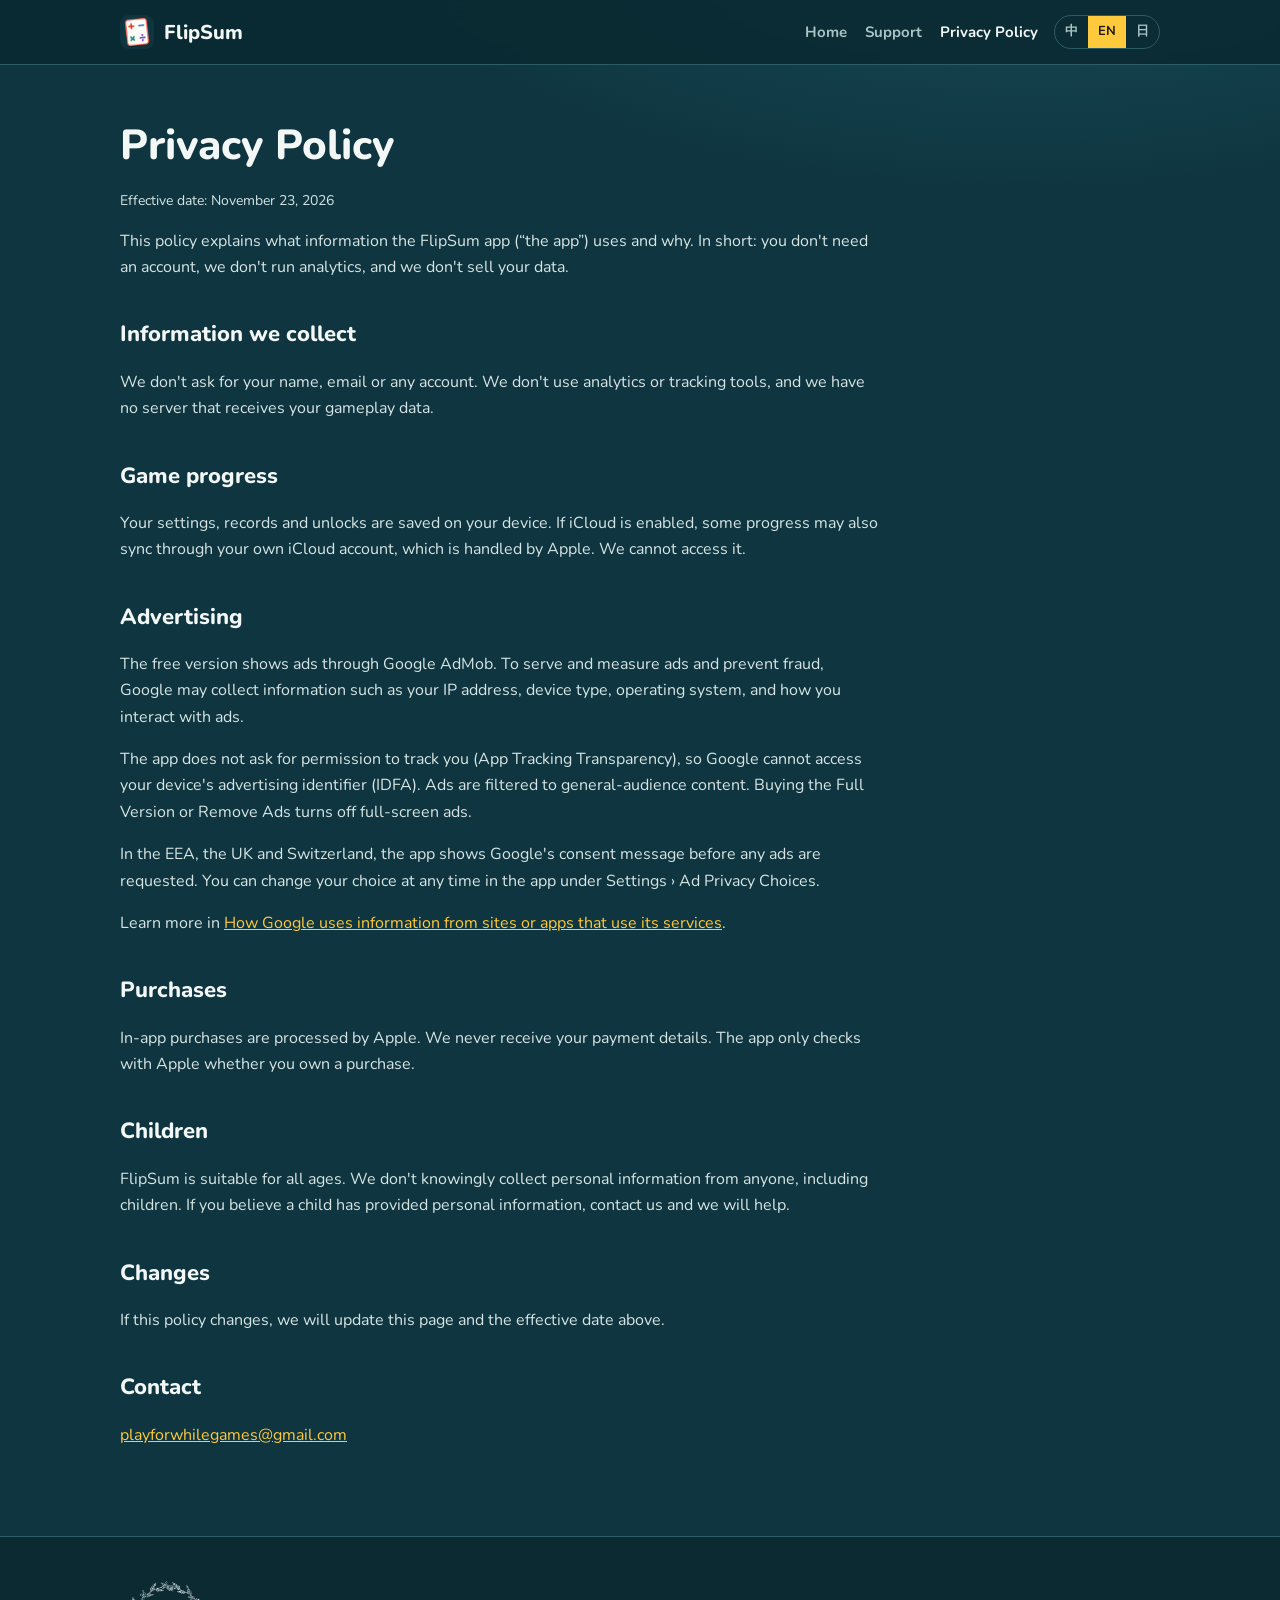
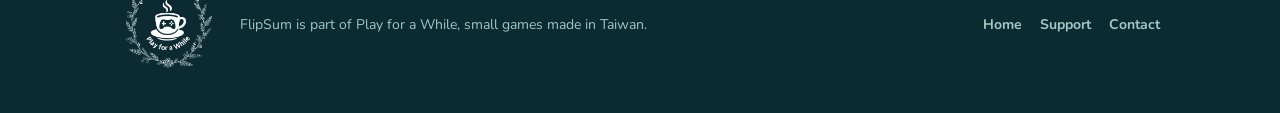
<file: privacy.html>
<!DOCTYPE html>
<html lang="en">
<head>
  <meta charset="UTF-8" />
  <meta name="viewport" content="width=device-width, initial-scale=1.0" />
  <title data-i="privacy.title">Privacy Policy · FlipSum</title>
  <link rel="icon" type="image/png" href="img/favicon.png" />
  <link rel="preconnect" href="https://fonts.googleapis.com" />
  <link rel="preconnect" href="https://fonts.gstatic.com" crossorigin />
  <link href="https://fonts.googleapis.com/css2?family=Nunito:wght@600;700;800&display=swap" rel="stylesheet" />
  <link rel="stylesheet" href="styles.css" />
</head>
<body>
  <header class="site-header">
    <div class="container header-inner">
      <a class="brand" href="index.html"><img src="img/icon-180.png" alt="" />FlipSum</a>
      <nav class="nav">
        <a href="index.html" data-i="nav.home">Home</a>
        <a href="support.html" data-i="nav.support">Support</a>
        <a href="privacy.html" aria-current="page" data-i="nav.privacy">Privacy Policy</a>
      </nav>
      <div class="lang" role="group" aria-label="Language">
        <button data-lang="zh">中</button><button data-lang="en">EN</button><button data-lang="ja">日</button>
      </div>
    </div>
  </header>

  <main class="page">
    <div class="container">
      <article>
        <h1 data-i="nav.privacy">Privacy Policy</h1>
        <p class="updated" data-i="pp.updated">Effective date: November 23, 2026</p>
        <p data-i="pp.intro">This policy explains what information the FlipSum app (“the app”) uses and why. In short: you don't need an account, we don't run analytics, and we don't sell your data.</p>

        <h2 data-i="pp.h.collect">Information we collect</h2>
        <p data-i="pp.collect">We don't ask for your name, email or any account. We don't use analytics or tracking tools, and we have no server that receives your gameplay data.</p>

        <h2 data-i="pp.h.local">Game progress</h2>
        <p data-i="pp.local">Your settings, records and unlocks are saved on your device. If iCloud is enabled, some progress may also sync through your own iCloud account, which is handled by Apple. We cannot access it.</p>

        <h2 data-i="pp.h.ads">Advertising</h2>
        <p data-i="pp.ads1">The free version shows ads through Google AdMob. To serve and measure ads and prevent fraud, Google may collect information such as your IP address, device type, operating system, and how you interact with ads.</p>
        <p data-i="pp.ads2">The app does not ask for permission to track you (App Tracking Transparency), so Google cannot access your device's advertising identifier (IDFA). Ads are filtered to general-audience content. Buying the Full Version or Remove Ads turns off full-screen ads.</p>
        <p data-i="pp.ads4">In the EEA, the UK and Switzerland, the app shows Google's consent message before any ads are requested. You can change your choice at any time in the app under Settings › Ad Privacy Choices.</p>
        <p data-ih="pp.ads3">Learn more in <a href="https://policies.google.com/technologies/partner-sites" target="_blank" rel="noopener">How Google uses information from sites or apps that use its services</a>.</p>

        <h2 data-i="pp.h.iap">Purchases</h2>
        <p data-i="pp.iap">In-app purchases are processed by Apple. We never receive your payment details. The app only checks with Apple whether you own a purchase.</p>

        <h2 data-i="pp.h.kids">Children</h2>
        <p data-i="pp.kids">FlipSum is suitable for all ages. We don't knowingly collect personal information from anyone, including children. If you believe a child has provided personal information, contact us and we will help.</p>

        <h2 data-i="pp.h.changes">Changes</h2>
        <p data-i="pp.changes">If this policy changes, we will update this page and the effective date above.</p>

        <h2 data-i="pp.h.contact">Contact</h2>
        <p><a href="mailto:playforwhilegames@gmail.com">playforwhilegames@gmail.com</a></p>
      </article>
    </div>
  </main>

  <footer class="site-footer">
    <div class="container footer-inner">
      <img src="img/pfaw.png" alt="Play for a While" />
      <p class="footer-text" data-i="footer.text">FlipSum is part of Play for a While, small games made in Taiwan.</p>
      <nav class="footer-links">
        <a href="index.html" data-i="nav.home">Home</a>
        <a href="support.html" data-i="nav.support">Support</a>
        <a href="mailto:playforwhilegames@gmail.com" data-i="nav.contact">Contact</a>
      </nav>
    </div>
  </footer>

  <script src="i18n.js"></script>
</body>
</html>
</file>
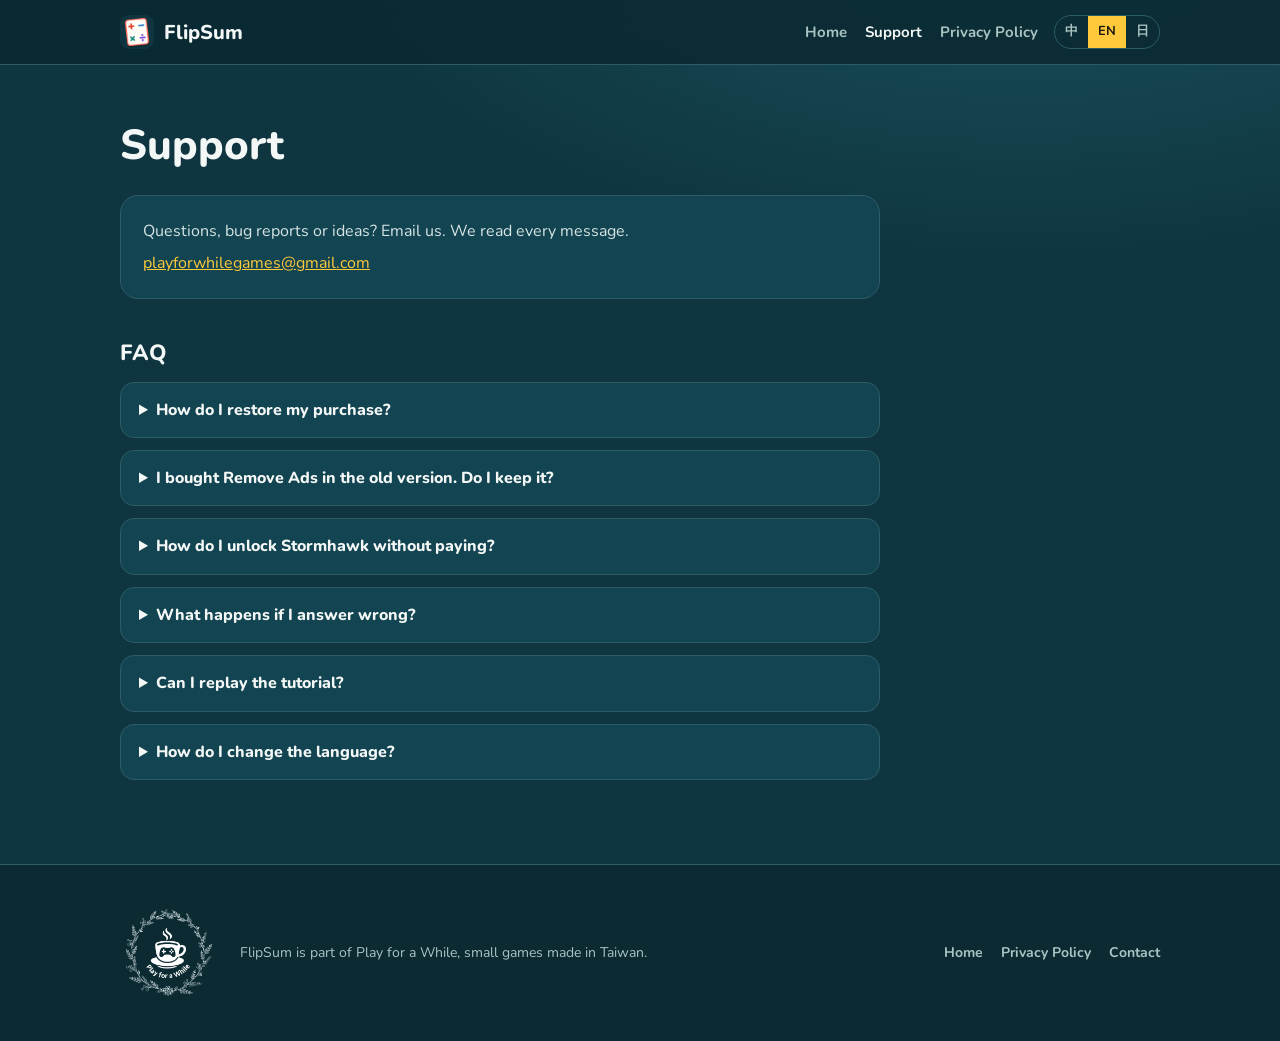
<file: support.html>
<!DOCTYPE html>
<html lang="en">
<head>
  <meta charset="UTF-8" />
  <meta name="viewport" content="width=device-width, initial-scale=1.0" />
  <title data-i="support.title">Support · FlipSum</title>
  <link rel="icon" type="image/png" href="img/favicon.png" />
  <link rel="preconnect" href="https://fonts.googleapis.com" />
  <link rel="preconnect" href="https://fonts.gstatic.com" crossorigin />
  <link href="https://fonts.googleapis.com/css2?family=Nunito:wght@600;700;800&display=swap" rel="stylesheet" />
  <link rel="stylesheet" href="styles.css" />
</head>
<body>
  <header class="site-header">
    <div class="container header-inner">
      <a class="brand" href="index.html"><img src="img/icon-180.png" alt="" />FlipSum</a>
      <nav class="nav">
        <a href="index.html" data-i="nav.home">Home</a>
        <a href="support.html" aria-current="page" data-i="nav.support">Support</a>
        <a href="privacy.html" data-i="nav.privacy">Privacy Policy</a>
      </nav>
      <div class="lang" role="group" aria-label="Language">
        <button data-lang="zh">中</button><button data-lang="en">EN</button><button data-lang="ja">日</button>
      </div>
    </div>
  </header>

  <main class="page">
    <div class="container">
      <article>
        <h1 data-i="nav.support">Support</h1>
        <div class="contact-box">
          <p style="margin:0 0 6px" data-i="sp.contact">Questions, bug reports or ideas? Email us. We read every message.</p>
          <p style="margin:0"><a href="mailto:playforwhilegames@gmail.com?subject=FlipSum">playforwhilegames@gmail.com</a></p>
        </div>

        <h2 data-i="sp.faq">FAQ</h2>
        <div class="faq">
          <details>
            <summary data-i="sp.q1">How do I restore my purchase?</summary>
            <p data-i="sp.a1">Open Settings in the app and tap Restore Purchases. Make sure you're signed in with the same Apple Account you used to buy.</p>
          </details>
          <details>
            <summary data-i="sp.q2">I bought Remove Ads in the old version. Do I keep it?</summary>
            <p data-i="sp.a2">Yes. On iOS 18 or later, the new version detects your previous Remove Ads purchase and turns off ads automatically. If ads still appear, tap Restore Purchases in Settings, or email us.</p>
          </details>
          <details>
            <summary data-i="sp.q3">How do I unlock Stormhawk without paying?</summary>
            <p data-i="sp.a3">Defeat Stormhawk in Solo Challenge to earn Wind Feathers. Collect them all and Stormhawk is yours for good. You can also try it for one battle by watching an optional ad.</p>
          </details>
          <details>
            <summary data-i="sp.q4">What happens if I answer wrong?</summary>
            <p data-i="sp.a4">A wrong answer costs you 2 HP. If the two cards can't make the target, tap PASS instead. It's free.</p>
          </details>
          <details>
            <summary data-i="sp.q5">Can I replay the tutorial?</summary>
            <p data-i="sp.a5">Yes. Go to Settings and tap Replay Tutorial.</p>
          </details>
          <details>
            <summary data-i="sp.q6">How do I change the language?</summary>
            <p data-i="sp.a6">FlipSum follows your device language. On iPhone or iPad, go to Settings › Apps › FlipSum › Language to choose English, Japanese or Traditional Chinese.</p>
          </details>
        </div>
      </article>
    </div>
  </main>

  <footer class="site-footer">
    <div class="container footer-inner">
      <img src="img/pfaw.png" alt="Play for a While" />
      <p class="footer-text" data-i="footer.text">FlipSum is part of Play for a While, small games made in Taiwan.</p>
      <nav class="footer-links">
        <a href="index.html" data-i="nav.home">Home</a>
        <a href="privacy.html" data-i="nav.privacy">Privacy Policy</a>
        <a href="mailto:playforwhilegames@gmail.com" data-i="nav.contact">Contact</a>
      </nav>
    </div>
  </footer>

  <script src="i18n.js"></script>
</body>
</html>
</file>
<file: styles.css>
:root {
  --bg: #0F3640;
  --bg2: #0B2A32;
  --panel: #134451;
  --border: #2D5C66;
  --ink: #F3F7F6;
  --mute: #A9C4C3;
  --card: #FFFDF8;
  --card-ink: #14262B;
  --accent: #FFC93C;
  --accent-ink: #1D1A10;
  --coral: #FF6B5B;
  --good: #5FD39A;
  --fire: #FF6B5B;
  --ice: #7CC8F5;
  --wind: #9BE3D4;
  --rock: #A3896C;
  --radius: 18px;
  --max: 1040px;
}

* { box-sizing: border-box; }
[hidden] { display: none !important; }

html { scroll-behavior: smooth; }

body {
  margin: 0;
  background: radial-gradient(1200px 600px at 80% -10%, #1A5361 0%, transparent 60%), var(--bg);
  color: var(--ink);
  font-family: "Nunito", -apple-system, BlinkMacSystemFont, "PingFang TC", "Hiragino Sans", "Noto Sans TC", "Noto Sans JP", "Segoe UI", sans-serif;
  line-height: 1.65;
  -webkit-font-smoothing: antialiased;
}

a { color: var(--accent); }
img { max-width: 100%; display: block; }

.container { width: min(var(--max), 100% - 40px); margin-inline: auto; }

/* Header */
.site-header {
  position: sticky; top: 0; z-index: 10;
  background: rgba(11, 42, 50, 0.88);
  backdrop-filter: blur(10px);
  -webkit-backdrop-filter: blur(10px);
  border-bottom: 1px solid var(--border);
}
.header-inner { display: flex; align-items: center; gap: 16px; height: 64px; }
.brand { display: flex; align-items: center; gap: 10px; color: var(--ink); text-decoration: none; font-weight: 800; font-size: 20px; }
.brand img { width: 34px; height: 34px; border-radius: 9px; }
.nav { display: flex; gap: 18px; margin-left: auto; }
.nav a { color: var(--mute); text-decoration: none; font-weight: 700; font-size: 15px; }
.nav a:hover, .nav a[aria-current="page"] { color: var(--ink); }
.lang { display: flex; border: 1px solid var(--border); border-radius: 999px; overflow: hidden; }
.lang button {
  background: none; border: 0; color: var(--mute); font: inherit; font-weight: 700; font-size: 13px;
  padding: 5px 10px; cursor: pointer;
}
.lang button[aria-pressed="true"] { background: var(--accent); color: var(--accent-ink); }

/* Hero */
.hero { padding: 72px 0 56px; }
.hero-inner { display: grid; grid-template-columns: 1.1fr 1fr; gap: 48px; align-items: center; }
.eyebrow { color: var(--good); font-weight: 800; letter-spacing: .04em; font-size: 14px; margin: 0 0 10px; }
h1 { font-size: clamp(28px, 7.6vw, 54px); line-height: 1.18; margin: 0 0 18px; font-weight: 800; word-break: auto-phrase; }
.lead { color: var(--mute); font-size: 18px; margin: 0 0 28px; max-width: 34em; }
.ctas { display: flex; flex-wrap: wrap; gap: 12px; align-items: center; }
.btn {
  display: inline-flex; align-items: center; gap: 10px;
  padding: 14px 22px; border-radius: 14px; font-weight: 800; text-decoration: none; font-size: 16px;
}
.btn-primary { background: var(--accent); color: var(--accent-ink); box-shadow: 0 6px 0 #C99A1C; }
.btn-primary:hover { transform: translateY(1px); box-shadow: 0 5px 0 #C99A1C; }
.btn-ghost { border: 1px solid var(--border); color: var(--ink); }
.store-link { display: inline-flex; text-decoration: none; }
.store-badge { height: 54px; width: auto; }
.note { color: var(--mute); font-size: 14px; margin-top: 14px; }

/* Hero board illustration */
.board {
  background: var(--panel); border: 1px solid var(--border); border-radius: 28px;
  padding: 28px 24px 24px; position: relative;
}
.board-top { display: flex; align-items: center; justify-content: space-between; gap: 10px; margin-bottom: 22px; }
.board-top img { width: 72px; height: 72px; }
.orb {
  width: 96px; height: 96px; border-radius: 50%;
  display: grid; place-items: center; position: relative;
  background: var(--bg2); font-size: 40px; font-weight: 800; color: var(--accent);
}
.orb::before {
  content: ""; position: absolute; inset: -6px; border-radius: 50%;
  background: conic-gradient(var(--good) 0 25%, var(--accent) 25% 72%, transparent 72%);
  -webkit-mask: radial-gradient(farthest-side, transparent calc(100% - 6px), #000 calc(100% - 6px));
          mask: radial-gradient(farthest-side, transparent calc(100% - 6px), #000 calc(100% - 6px));
}
.orb-label { position: absolute; top: -28px; font-size: 12px; color: var(--mute); font-weight: 800; }
.cards { display: grid; grid-template-columns: repeat(4, 1fr); gap: 10px; }
.c {
  aspect-ratio: 3 / 4; border-radius: 12px; display: grid; place-items: center;
  font-size: 26px; font-weight: 800;
  background: linear-gradient(160deg, #FF7D6F, var(--coral));
}
.c.up { background: var(--card); color: var(--card-ink); outline: 3px solid var(--accent); }
.c.fire { box-shadow: inset 0 -6px 0 var(--fire); }
.c.ice { box-shadow: inset 0 -6px 0 var(--ice); }
.board-ops { display: flex; justify-content: center; gap: 10px; margin-top: 18px; }
.board-ops span {
  width: 42px; height: 42px; border-radius: 50%; display: grid; place-items: center;
  background: var(--bg2); border: 1px solid var(--border); font-weight: 800; font-size: 20px;
}
.board-ops span.on { background: var(--accent); color: var(--accent-ink); border-color: var(--accent); }

/* Sections */
.section { padding: 64px 0; }
.section-alt { background: var(--bg2); border-block: 1px solid var(--border); }
h2 { font-size: clamp(26px, 3.4vw, 36px); margin: 0 0 10px; font-weight: 800; }
.section-lead { color: var(--mute); margin: 0 0 32px; max-width: 40em; }

.steps { display: grid; grid-template-columns: repeat(3, 1fr); gap: 18px; counter-reset: s; }
.step { background: var(--panel); border: 1px solid var(--border); border-radius: var(--radius); padding: 22px; }
.step::before {
  counter-increment: s; content: counter(s);
  display: grid; place-items: center; width: 34px; height: 34px; border-radius: 50%;
  background: var(--accent); color: var(--accent-ink); font-weight: 800; margin-bottom: 12px;
}
.step h3, .monster h3, .mode h3 { margin: 0 0 6px; font-size: 19px; }
.step p, .monster p, .mode p { margin: 0; color: var(--mute); }

.monsters { display: grid; grid-template-columns: repeat(4, 1fr); gap: 18px; }
.monster {
  background: var(--panel); border: 1px solid var(--border); border-radius: var(--radius);
  padding: 20px; text-align: center; border-top: 4px solid var(--el);
}
.monster img { width: 120px; height: 120px; margin: 0 auto 8px; }
.el {
  display: inline-block; font-size: 12px; font-weight: 800; padding: 2px 10px; border-radius: 999px;
  background: var(--el); color: var(--card-ink); margin-bottom: 8px;
}
.skill { color: var(--ink) !important; font-weight: 800; margin-bottom: 4px !important; }

.modes { display: grid; grid-template-columns: repeat(2, 1fr); gap: 18px; }
.mode { background: var(--panel); border: 1px solid var(--border); border-radius: var(--radius); padding: 24px; }

.free {
  display: grid; grid-template-columns: auto 1fr; gap: 24px; align-items: center;
  background: var(--panel); border: 1px solid var(--border); border-radius: 24px; padding: 28px;
}
.free img { width: 110px; height: 110px; }
.free p { margin: 0; color: var(--mute); }

/* Text pages */
.page { padding: 56px 0 72px; }
.page article { max-width: 760px; }
.page h1 { font-size: clamp(30px, 4vw, 42px); }
.page h2 { font-size: 22px; margin-top: 36px; }
.page p, .page li { color: #D6E4E3; }
.updated { color: var(--mute); font-size: 14px; }
.faq details {
  background: var(--panel); border: 1px solid var(--border); border-radius: 14px;
  padding: 14px 18px; margin-bottom: 12px;
}
.faq summary { cursor: pointer; font-weight: 800; }
.faq details p { margin: 10px 0 0; }
.contact-box {
  background: var(--panel); border: 1px solid var(--border); border-radius: var(--radius);
  padding: 22px; margin: 24px 0 36px;
}

/* Footer */
.site-footer { border-top: 1px solid var(--border); padding: 40px 0; background: var(--bg2); }
.footer-inner { display: flex; align-items: center; gap: 24px; flex-wrap: wrap; }
.footer-inner img { width: 96px; height: 96px; }
.footer-text { color: var(--mute); font-size: 14px; margin: 0; }
.footer-links { margin-left: auto; display: flex; gap: 18px; flex-wrap: wrap; }
.footer-links a { color: var(--mute); text-decoration: none; font-weight: 700; font-size: 14px; }
.footer-links a:hover { color: var(--ink); }

@media (max-width: 860px) {
  .hero { padding-top: 40px; }
  .hero-inner { grid-template-columns: 1fr; }
  .monsters { grid-template-columns: repeat(2, 1fr); }
  .steps, .modes { grid-template-columns: 1fr; }
  .nav { display: none; }
  .lang { margin-left: auto; }
}
@media (max-width: 480px) {
  .free { grid-template-columns: 1fr; text-align: center; }
  .free img { margin: 0 auto; }
  .monster img { width: 96px; height: 96px; }
}
</file>
